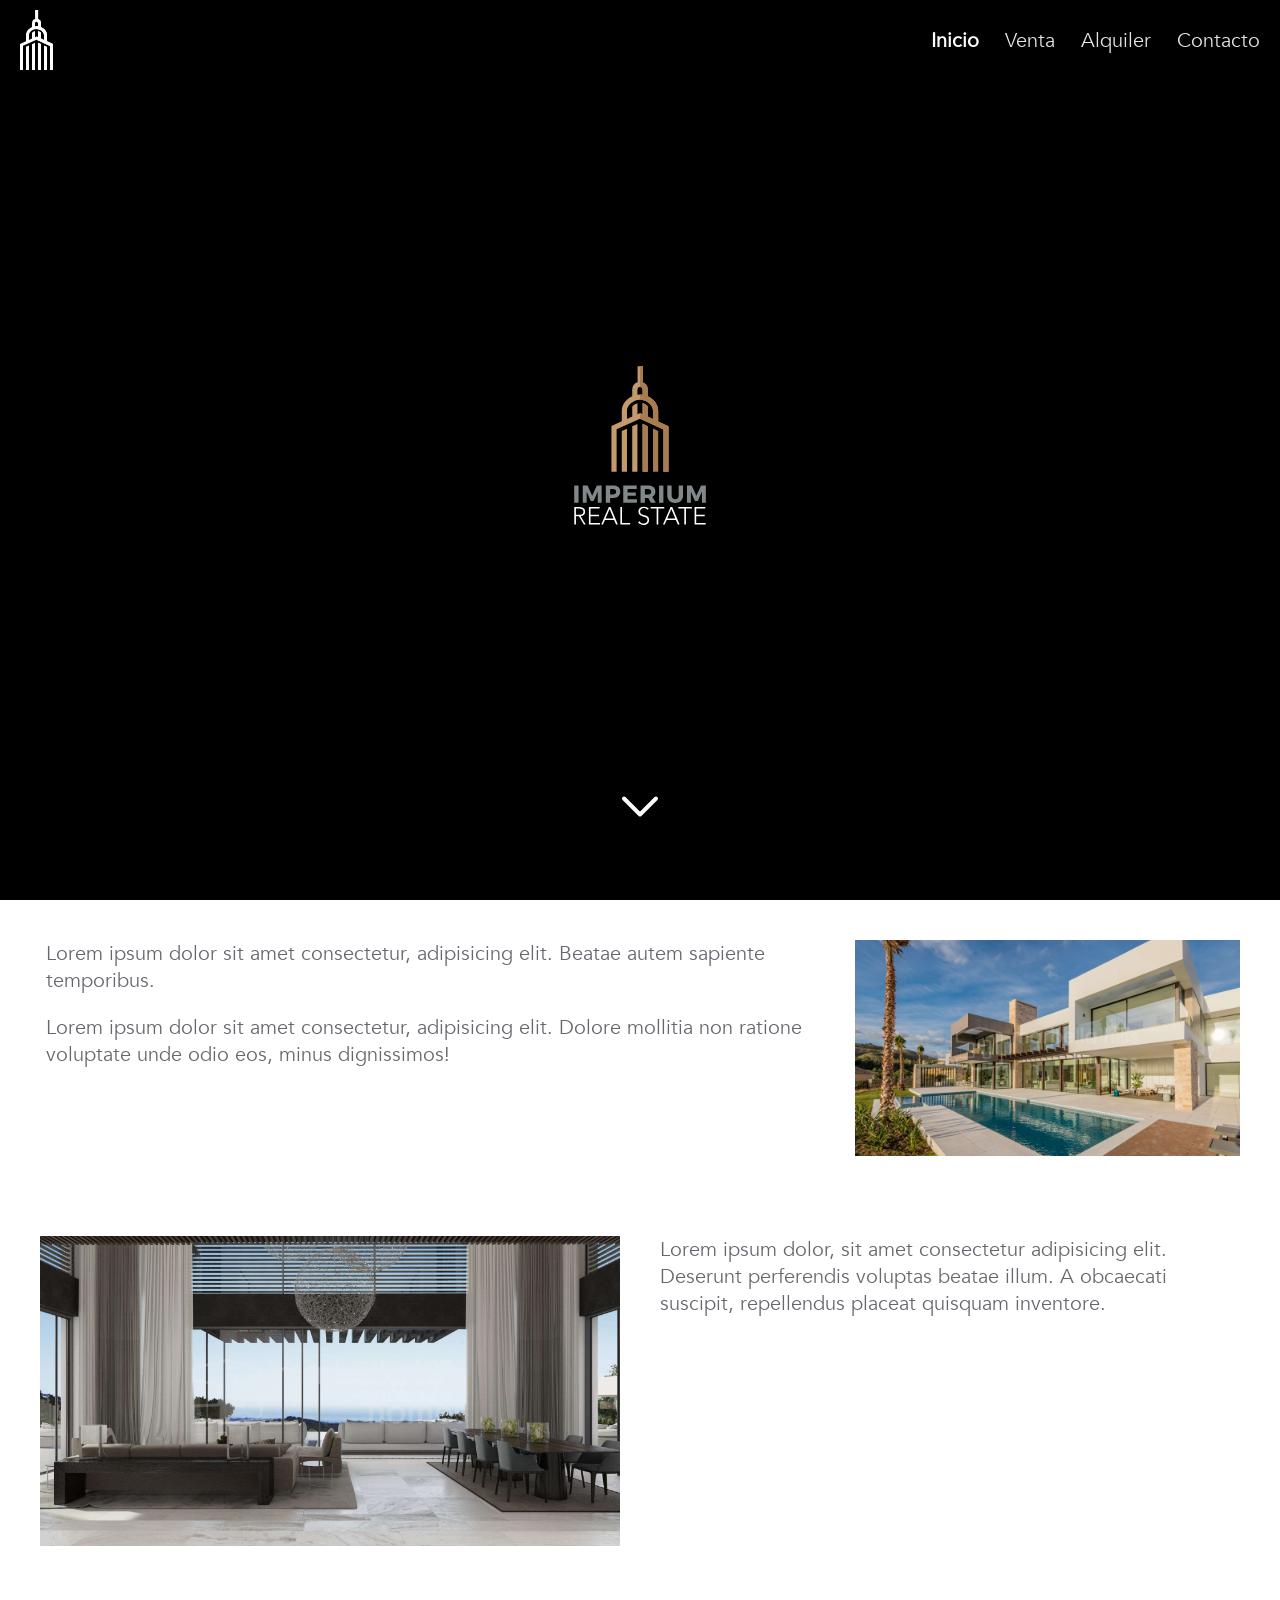
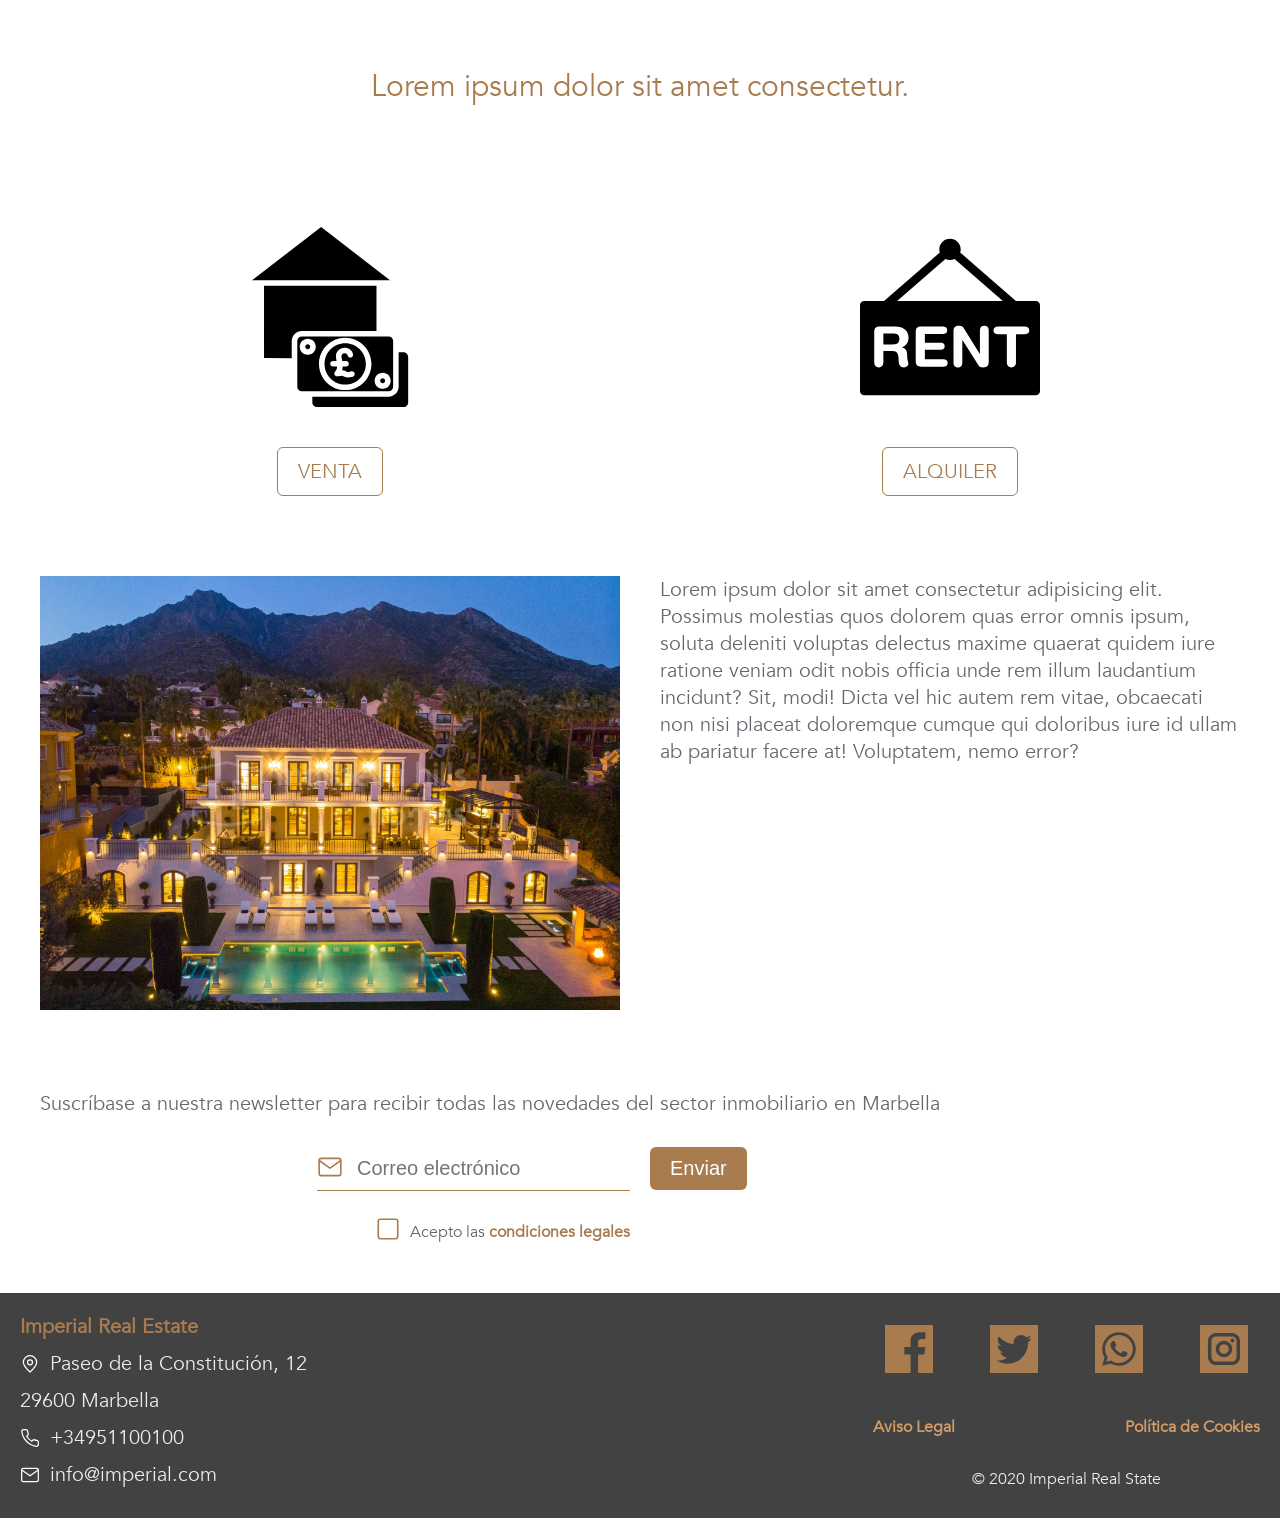
<file: index.html>
<!DOCTYPE html>
<html lang="es">
<head>
    <meta charset="UTF-8">
    <meta name="viewport" content="width=device-width, initial-scale=1.0">
    <title>Inicio</title>
    <link rel="stylesheet" href="css/styles.css">
    <script src="js/jquery-3.4.1.min.js"></script>
    <script src="js/main.js"></script>
</head>
<body>
    <header class="white">
        <img class="white" src="img/logo-white.svg">
        <img class="normal" src="img/logo.svg">
        <nav>
            <a class="activo" href="index.html">Inicio</a>
            <a href="venta.html">Venta</a>
            <a href="#">Alquiler</a>
            <a href="contacto.html">Contacto</a>
        </nav>
    </header>
    <div id="burger">
        <div class="barra arriba"></div>
        <div class="barra media"></div>
        <div class="barra abajo"></div>
    </div>
    <div class="menu">
        <nav>
            <a class="activo" href="index.html">Inicio</a>
            <hr>
            <a href="venta.html">Venta</a>
            <hr>
            <a href="#">Alquiler</a>
            <hr>
            <a href="contacto.html">Contacto</a>
        </nav>
        <p class="copyright">&copy; 2020 Imperial Real State </p>
    </div>
    <div class="hero">
        <div></div>
        <div></div>
        <div></div>
        <div class="hero-logo">
            <img src="img/logo-frame.svg">
        </div>
        <a class="hero-down" href="#primera">
            <img src="img/down.svg">
        </a>
    </div>
    <div class="fila primera">
        <span id="primera">&nbsp;</span>
        <div class="columna x2">
            <p>Lorem ipsum dolor sit amet consectetur, adipisicing elit. Beatae autem sapiente temporibus.</p>
            <p>Lorem ipsum dolor sit amet consectetur, adipisicing elit. Dolore mollitia non ratione voluptate unde odio eos, minus dignissimos!</p>
        </div>
        <div class="columna">
            <img class="responsive" src="img/thumb4.jpg">
        </div>
    </div>
    <div class="fila">
        <div class="columna">
            <img src="img/thumb5.jpg" class="responsive">
        </div>
        <div class="columna">
            <p>Lorem ipsum dolor, sit amet consectetur adipisicing elit. Deserunt perferendis voluptas beatae illum. A obcaecati suscipit, repellendus placeat quisquam inventore.</p>
        </div>
    </div>
    <div class="fila parallax">
        <div class="columna">
            Lorem ipsum dolor sit amet consectetur.
        </div>
    </div>
    <div class="fila">
        <div class="columna centrada">
            <div class="nav-box">
                <img src="img/comprar.svg">
                <a href="venta.html">VENTA</a>
            </div>
        </div>
        <div class="columna centrada">
            <div class="nav-box">
                <img src="img/alquilar.svg">
                <a href="alquiler.html">ALQUILER</a>
            </div>
        </div>
    </div>
    <div class="fila">
        <div class="columna">
            <img class="responsive" src="img/thumb2.jpg">
        </div>
        <div class="columna">
            <p>Lorem ipsum dolor sit amet consectetur adipisicing elit. Possimus molestias quos dolorem quas error omnis ipsum, soluta deleniti voluptas delectus maxime quaerat quidem iure ratione veniam odit nobis officia unde rem illum laudantium incidunt? Sit, modi! Dicta vel hic autem rem vitae, obcaecati non nisi placeat doloremque cumque qui doloribus iure id ullam ab pariatur facere at! Voluptatem, nemo error?</p>
        </div>
    </div>
    <div class="fila">
        <div class="columna">
            <p>
                Suscríbase a nuestra newsletter para recibir todas
                las novedades del sector inmobiliario en Marbella
            </p>
            <form>
                <div class="fila">
                    <div class="columna derecha">
                        <input type="email" placeholder="Correo electrónico">
                    </div>
                    <div class="columna izquierda">
                        <button type="submit">Enviar</button>
                    </div>
                </div>
                <div class="fila">
                    <div class="columna derecha">
                        <input type="checkbox" id="condiciones">
                        <label for="condiciones">
                            Acepto las 
                            <a href="contacto.html#legal">condiciones legales</a>
                        </label>
                    </div>
                    <div class="columna">

                    </div>
                </div>
            </form>
        </div>
    </div>
    <footer>
        <div class="columna">
            <p>Imperial Real Estate</p>
            <p class="centrador">
                <img class="m-r-small" src="img/map.svg">
                Paseo de la Constitución, 12
            </p>
            <p>29600 Marbella</p>
            <p class="centrador">
                <img class="m-r-small" src="img/phone.svg" alt="">
                +34951100100
            </p>
            <p class="centrador">
                <img class="m-r-small" src="img/mail.svg" alt="">
                info@imperial.com
            </p>
        </div>
        <div class="columna">
            <iframe src="https://www.google.com/maps/embed?pb=!1m18!1m12!1m3!1d1604.0327445850285!2d-4.992248454957925!3d36.48013429734221!2m3!1f0!2f0!3f0!3m2!1i1024!2i768!4f13.1!3m3!1m2!1s0xd732a3c30267927%3A0x33f2b5abc505d1ef!2sBoulevard%20de%20San%20Pedro%20de%20Alc%C3%A1ntara!5e0!3m2!1ses!2ses!4v1583846377776!5m2!1ses!2ses" 
                    width="100%" height="100%" frameborder="0" style="border:0;" allowfullscreen=""></iframe>
        </div>
        <div class="columna">
            <p class="justificados">
                <img src="img/facebook.svg">
                <img src="img/twitter.svg">
                <img src="img/whatsapp.svg">
                <img src="img/instagram.svg">
            </p>
            <p class="justificados">
                <a href="contacto.html#legal">Aviso Legal</a>
                <a href="contacto.html#cookies">Política de Cookies</a>
            </p>
            <p class="copyright">&copy; 2020 Imperial Real State </p>
        </div>
    </footer>
</body>
</html>
</file>
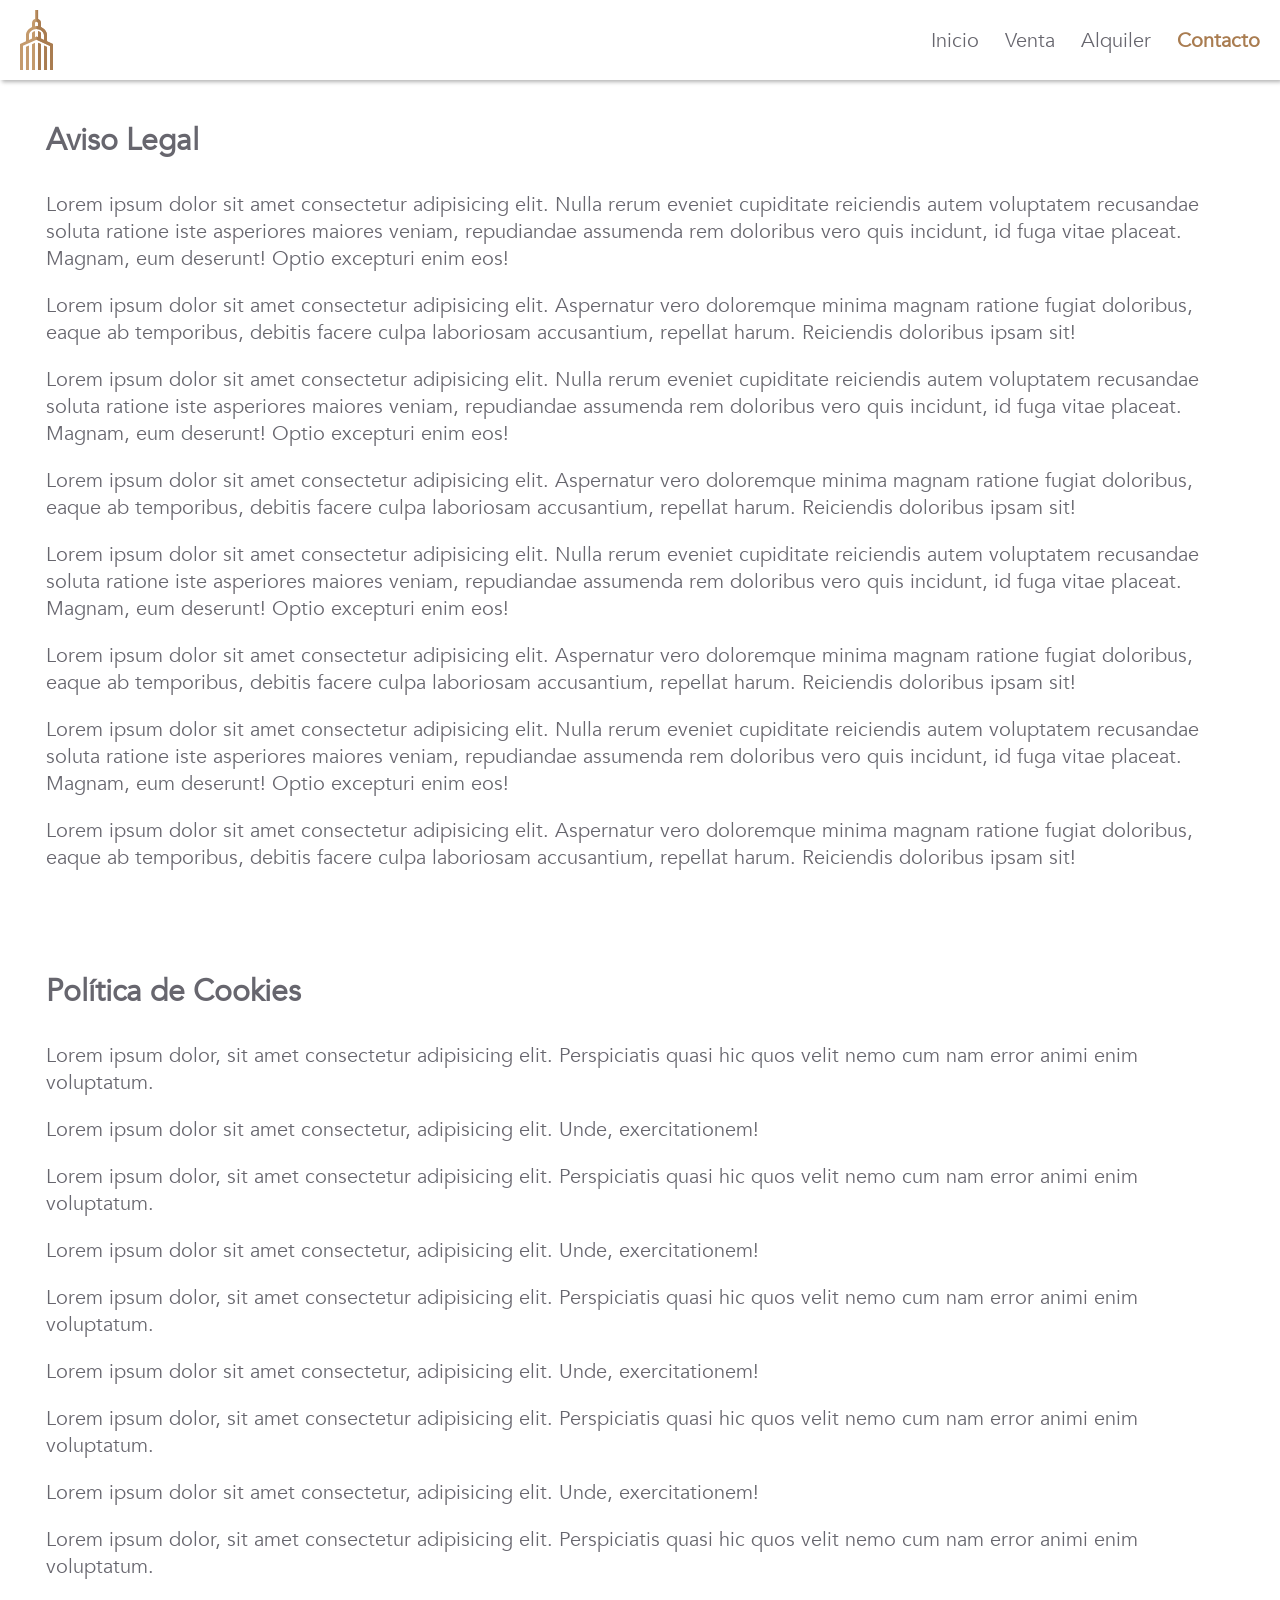
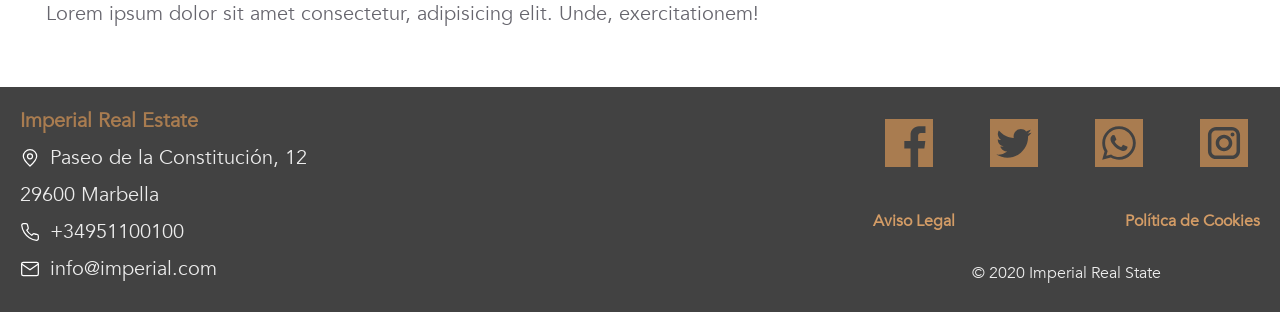
<file: contacto.html>
<!DOCTYPE html>
<html lang="es">
<head>
    <meta charset="UTF-8">
    <meta name="viewport" content="width=device-width, initial-scale=1.0">
    <title>Contacto</title>
    <link rel="stylesheet" href="css/styles.css">
    <script src="js/jquery-3.4.1.min.js"></script>
    <script src="js/main.js"></script>
</head>
<body>
    <header>
        <img src="img/logo.svg">
        <nav>
            <a href="index.html">Inicio</a>
            <a href="venta.html">Venta</a>
            <a href="#">Alquiler</a>
            <a class="activo" href="contacto.html">Contacto</a>
        </nav>
    </header>
    <div id="burger">
        <div class="barra arriba"></div>
        <div class="barra media"></div>
        <div class="barra abajo"></div>
    </div>
    <div class="menu">
        <nav>
            <a href="index.html">Inicio</a>
            <hr>
            <a href="venta.html">Venta</a>
            <hr>
            <a href="#">Alquiler</a>
            <hr>
            <a class="activo" href="contacto.html">Contacto</a>
        </nav>
        <p class="copyright">&copy; 2020 Imperial Real State </p>
    </div>
    <div class="fila primera-normal">
        <span id="legal">&nbsp;</span>
        <div class="columna">
            <h1>Aviso Legal</h1>
            <p>Lorem ipsum dolor sit amet consectetur adipisicing elit. Nulla rerum eveniet cupiditate reiciendis autem voluptatem recusandae soluta ratione iste asperiores maiores veniam, repudiandae assumenda rem doloribus vero quis incidunt, id fuga vitae placeat. Magnam, eum deserunt! Optio excepturi enim eos!</p>
            <p>Lorem ipsum dolor sit amet consectetur adipisicing elit. Aspernatur vero doloremque minima magnam ratione fugiat doloribus, eaque ab temporibus, debitis facere culpa laboriosam accusantium, repellat harum. Reiciendis doloribus ipsam sit!</p>
            <p>Lorem ipsum dolor sit amet consectetur adipisicing elit. Nulla rerum eveniet cupiditate reiciendis autem voluptatem recusandae soluta ratione iste asperiores maiores veniam, repudiandae assumenda rem doloribus vero quis incidunt, id fuga vitae placeat. Magnam, eum deserunt! Optio excepturi enim eos!</p>
            <p>Lorem ipsum dolor sit amet consectetur adipisicing elit. Aspernatur vero doloremque minima magnam ratione fugiat doloribus, eaque ab temporibus, debitis facere culpa laboriosam accusantium, repellat harum. Reiciendis doloribus ipsam sit!</p>
            <p>Lorem ipsum dolor sit amet consectetur adipisicing elit. Nulla rerum eveniet cupiditate reiciendis autem voluptatem recusandae soluta ratione iste asperiores maiores veniam, repudiandae assumenda rem doloribus vero quis incidunt, id fuga vitae placeat. Magnam, eum deserunt! Optio excepturi enim eos!</p>
            <p>Lorem ipsum dolor sit amet consectetur adipisicing elit. Aspernatur vero doloremque minima magnam ratione fugiat doloribus, eaque ab temporibus, debitis facere culpa laboriosam accusantium, repellat harum. Reiciendis doloribus ipsam sit!</p>
            <p>Lorem ipsum dolor sit amet consectetur adipisicing elit. Nulla rerum eveniet cupiditate reiciendis autem voluptatem recusandae soluta ratione iste asperiores maiores veniam, repudiandae assumenda rem doloribus vero quis incidunt, id fuga vitae placeat. Magnam, eum deserunt! Optio excepturi enim eos!</p>
            <p>Lorem ipsum dolor sit amet consectetur adipisicing elit. Aspernatur vero doloremque minima magnam ratione fugiat doloribus, eaque ab temporibus, debitis facere culpa laboriosam accusantium, repellat harum. Reiciendis doloribus ipsam sit!</p>
        </div>
    </div>
    <div class="fila">
        <span id="cookies">&nbsp;</span>
        <div class="columna">
            <h1>Política de Cookies</h1>
            <p>Lorem ipsum dolor, sit amet consectetur adipisicing elit. Perspiciatis quasi hic quos velit nemo cum nam error animi enim voluptatum.</p>
            <p>Lorem ipsum dolor sit amet consectetur, adipisicing elit. Unde, exercitationem!</p>
            <p>Lorem ipsum dolor, sit amet consectetur adipisicing elit. Perspiciatis quasi hic quos velit nemo cum nam error animi enim voluptatum.</p>
            <p>Lorem ipsum dolor sit amet consectetur, adipisicing elit. Unde, exercitationem!</p>
            <p>Lorem ipsum dolor, sit amet consectetur adipisicing elit. Perspiciatis quasi hic quos velit nemo cum nam error animi enim voluptatum.</p>
            <p>Lorem ipsum dolor sit amet consectetur, adipisicing elit. Unde, exercitationem!</p>
            <p>Lorem ipsum dolor, sit amet consectetur adipisicing elit. Perspiciatis quasi hic quos velit nemo cum nam error animi enim voluptatum.</p>
            <p>Lorem ipsum dolor sit amet consectetur, adipisicing elit. Unde, exercitationem!</p>
            <p>Lorem ipsum dolor, sit amet consectetur adipisicing elit. Perspiciatis quasi hic quos velit nemo cum nam error animi enim voluptatum.</p>
            <p>Lorem ipsum dolor sit amet consectetur, adipisicing elit. Unde, exercitationem!</p>
        </div>
    </div>
    <footer>
        <div class="columna">
            <p>Imperial Real Estate</p>
            <p class="centrador">
                <img class="m-r-small" src="img/map.svg">
                Paseo de la Constitución, 12
            </p>
            <p>29600 Marbella</p>
            <p class="centrador">
                <img class="m-r-small" src="img/phone.svg" alt="">
                +34951100100
            </p>
            <p class="centrador">
                <img class="m-r-small" src="img/mail.svg" alt="">
                info@imperial.com
            </p>
        </div>
        <div class="columna">
            <iframe src="https://www.google.com/maps/embed?pb=!1m18!1m12!1m3!1d1604.0327445850285!2d-4.992248454957925!3d36.48013429734221!2m3!1f0!2f0!3f0!3m2!1i1024!2i768!4f13.1!3m3!1m2!1s0xd732a3c30267927%3A0x33f2b5abc505d1ef!2sBoulevard%20de%20San%20Pedro%20de%20Alc%C3%A1ntara!5e0!3m2!1ses!2ses!4v1583846377776!5m2!1ses!2ses" 
                    width="100%" height="100%" frameborder="0" style="border:0;" allowfullscreen=""></iframe>
        </div>
        <div class="columna">
            <p class="justificados">
                <img src="img/facebook.svg">
                <img src="img/twitter.svg">
                <img src="img/whatsapp.svg">
                <img src="img/instagram.svg">
            </p>
            <p class="justificados">
                <a href="contacto.html#legal">Aviso Legal</a>
                <a href="contacto.html#cookies">Política de Cookies</a>
            </p>
            <p class="copyright">&copy; 2020 Imperial Real State </p>
        </div>
    </footer>
</body>
</html>
</file>
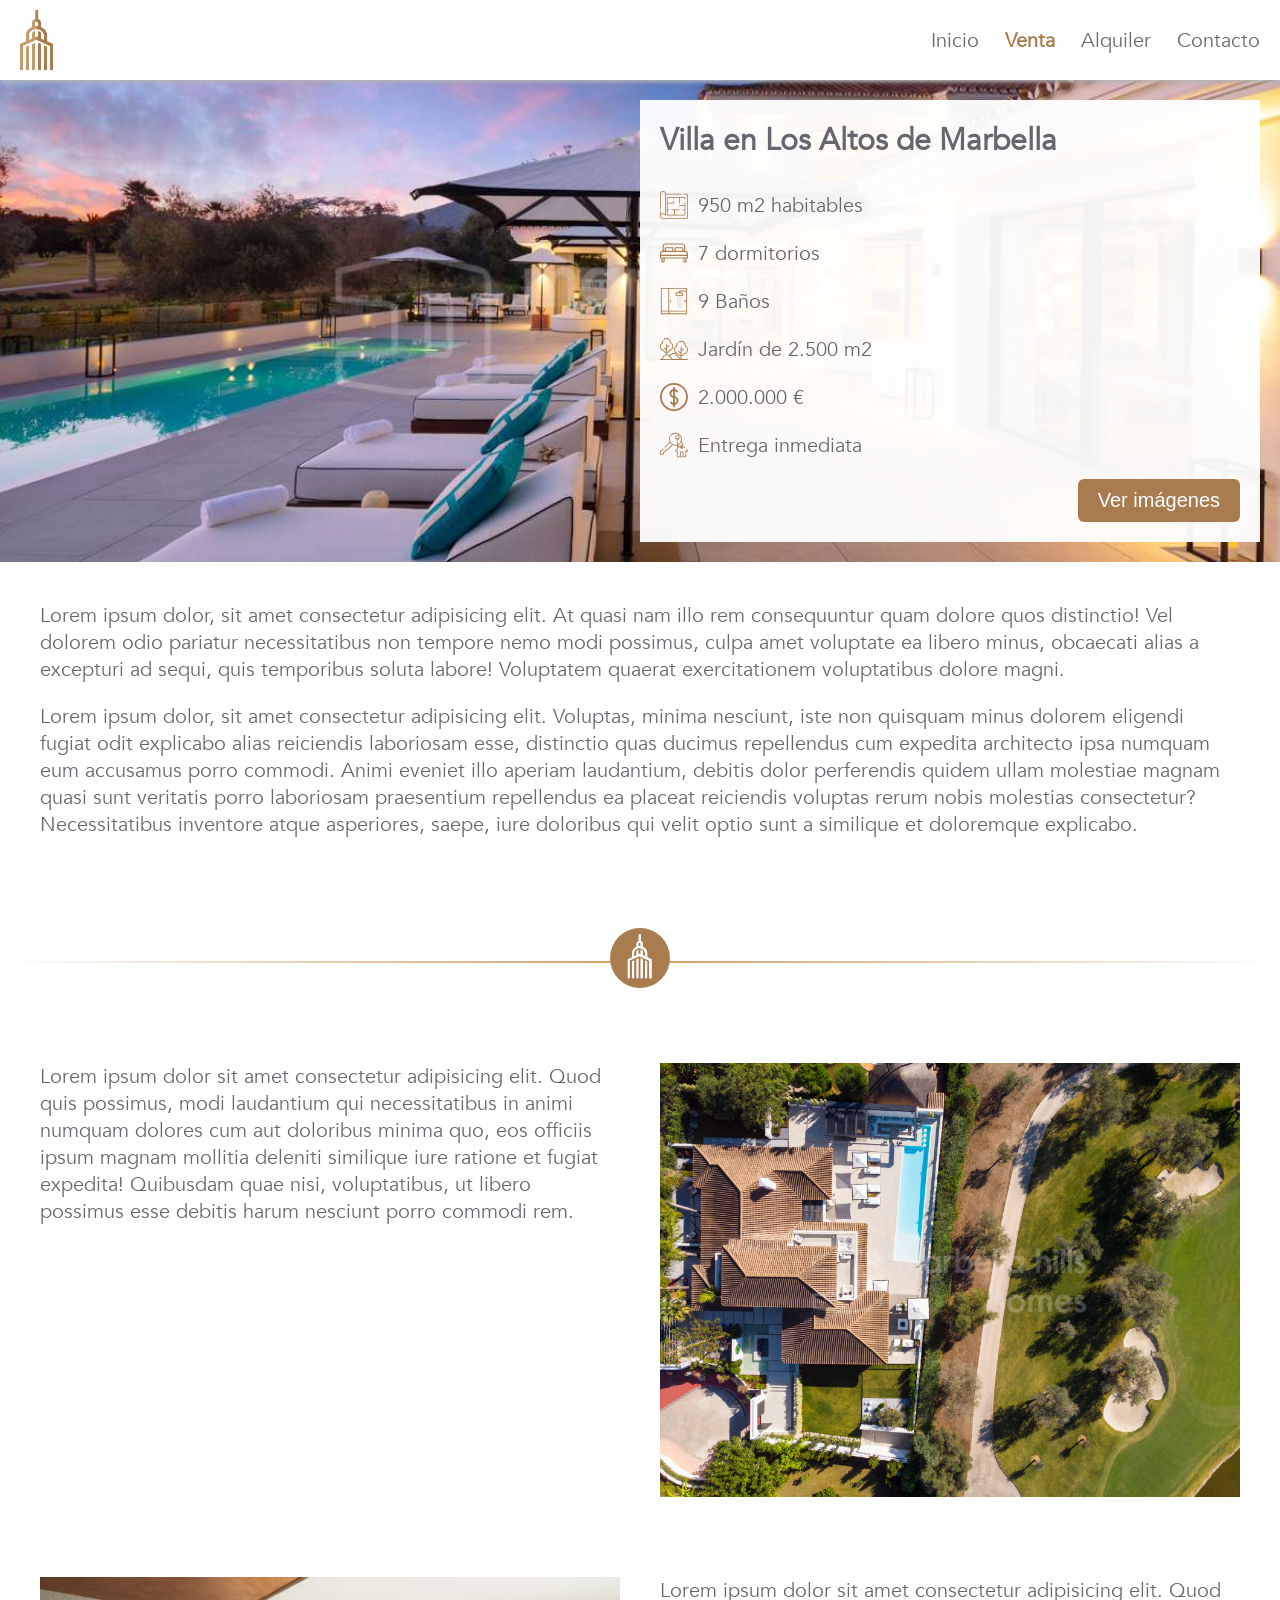
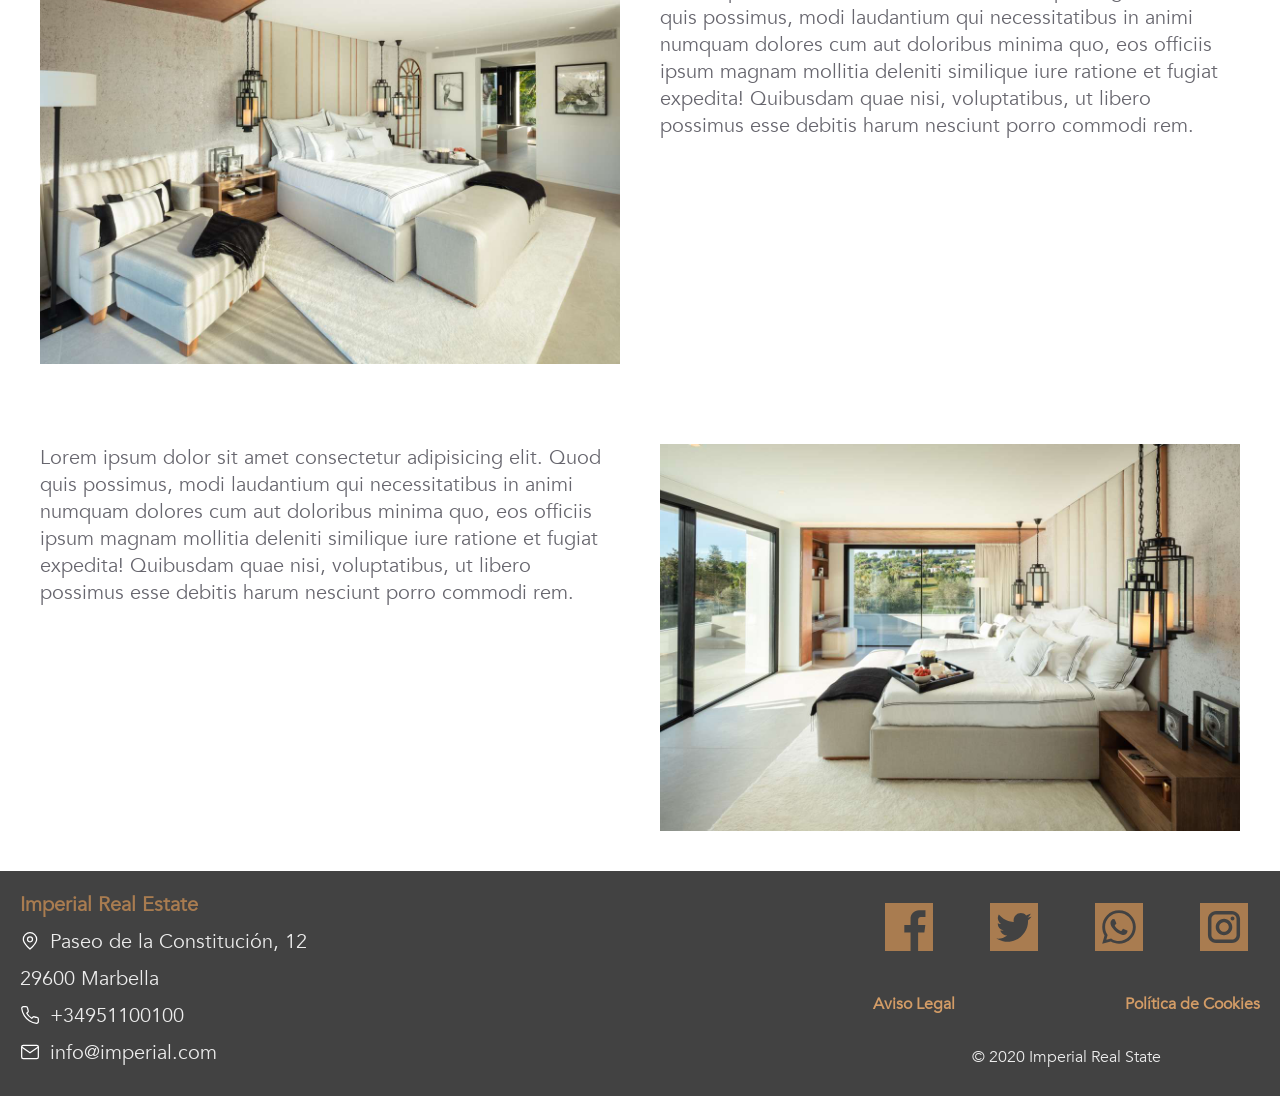
<file: propiedad1.html>
<!DOCTYPE html>
<html lang="es">
<head>
    <meta charset="UTF-8">
    <meta name="viewport" content="width=device-width, initial-scale=1.0">
    <title>Venta</title>
    <link rel="stylesheet" href="css/styles.css">
    <script src="js/jquery-3.4.1.min.js"></script>
    <script src="js/main.js"></script>
</head>
<body onresize="setSizes()">
    <header>
        <img src="img/logo.svg">
        <nav>
            <a href="index.html">Inicio</a>
            <a class="activo" href="venta.html">Venta</a>
            <a href="#">Alquiler</a>
            <a href="contacto.html">Contacto</a>
        </nav>
    </header>
    <div id="burger">
        <div class="barra arriba"></div>
        <div class="barra media"></div>
        <div class="barra abajo"></div>
    </div>
    <div class="menu">
        <nav>
            <a href="index.html">Inicio</a>
            <hr>
            <a class="activo" href="venta.html">Venta</a>
            <hr>
            <a href="#">Alquiler</a>
            <hr>
            <a href="contacto.html">Contacto</a>
        </nav>
        <p class="copyright">&copy; 2020 Imperial Real State </p>
    </div>
    <div class="fila primera-normal propiedad1">
        <div class="columna"></div>
        <div class="columna ficha">
            <h1>Villa en Los Altos de Marbella</h1>
            <p>
                <img class="m-r-small" src="img/blueprint.svg">
                950 m2 habitables
            </p>
            <p>
                <img class="m-r-small" src="img/bed.svg">
                7 dormitorios
            </p>
            <p>
                <img class="m-r-small" src="img/bath.svg">
                9 Baños
            </p>
            <p>
                <img class="m-r-small" src="img/tree.svg">
                Jardín de 2.500 m2
            </p>
            <p>
                <img class="m-r-small" src="img/money.svg">
                2.000.000 €
            </p>
            <p>
                <img class="m-r-small" src="img/contract.svg">
                Entrega inmediata
            </p>
            <button onclick="openModal()">Ver imágenes</button>
        </div>
    </div>
    <div class="fila">
        <div class="columna">
            <p>Lorem ipsum dolor, sit amet consectetur adipisicing elit. At quasi nam illo rem consequuntur quam dolore quos distinctio! Vel dolorem odio pariatur necessitatibus non tempore nemo modi possimus, culpa amet voluptate ea libero minus, obcaecati alias a excepturi ad sequi, quis temporibus soluta labore! Voluptatem quaerat exercitationem voluptatibus dolore magni.</p>
            <p>Lorem ipsum dolor, sit amet consectetur adipisicing elit. Voluptas, minima nesciunt, iste non quisquam minus dolorem eligendi fugiat odit explicabo alias reiciendis laboriosam esse, distinctio quas ducimus repellendus cum expedita architecto ipsa numquam eum accusamus porro commodi. Animi eveniet illo aperiam laudantium, debitis dolor perferendis quidem ullam molestiae magnam quasi sunt veritatis porro laboriosam praesentium repellendus ea placeat reiciendis voluptas rerum nobis molestias consectetur? Necessitatibus inventore atque asperiores, saepe, iure doloribus qui velit optio sunt a similique et doloremque explicabo.</p>
        </div>
    </div>
    <hr class="logo-hr">
    <div class="fila">
        <div class="columna">
            <p>Lorem ipsum dolor sit amet consectetur adipisicing elit. Quod quis possimus, modi laudantium qui necessitatibus in animi numquam dolores cum aut doloribus minima quo, eos officiis ipsum magnam mollitia deleniti similique iure ratione et fugiat expedita! Quibusdam quae nisi, voluptatibus, ut libero possimus esse debitis harum nesciunt porro commodi rem.</p>
        </div>
        <div class="columna">
            <img src="img/property2.jpg" class="responsive">
        </div>
    </div>
    <div class="fila">
        <div class="columna">
            <img src="img/property3.jpg" class="responsive">
        </div>
        <div class="columna">
            <p>Lorem ipsum dolor sit amet consectetur adipisicing elit. Quod quis possimus, modi laudantium qui necessitatibus in animi numquam dolores cum aut doloribus minima quo, eos officiis ipsum magnam mollitia deleniti similique iure ratione et fugiat expedita! Quibusdam quae nisi, voluptatibus, ut libero possimus esse debitis harum nesciunt porro commodi rem.</p>
        </div>
    </div>
    <div class="fila">
        <div class="columna">
            <p>Lorem ipsum dolor sit amet consectetur adipisicing elit. Quod quis possimus, modi laudantium qui necessitatibus in animi numquam dolores cum aut doloribus minima quo, eos officiis ipsum magnam mollitia deleniti similique iure ratione et fugiat expedita! Quibusdam quae nisi, voluptatibus, ut libero possimus esse debitis harum nesciunt porro commodi rem.</p>
        </div>
        <div class="columna">
            <img src="img/property4.jpg" class="responsive">
        </div>
    </div>
    <div class="overlay"></div>
    <div class="carousel">
        <div class="slide">
            <img src="img/property1.jpg" alt="">
        </div>
        <div class="slide">
            <img src="img/property2.jpg" alt="">
        </div>
        <div class="slide">
            <img src="img/property3.jpg" alt="">
        </div>
        <div class="slide">
            <img src="img/property4.jpg" alt="">
        </div>
        <div class="slide">
            <img src="img/property5.jpg" alt="">
        </div>
        <div class="slide">
            <img src="img/property6.jpg" alt="">
        </div>
        <div class="slide">
            <img src="img/property8.jpg" alt="">
        </div>
        <div class="slide">
            <img src="img/property9.jpg" alt="">
        </div>
        <div class="slide">
            <img src="img/property10.jpg" alt="">
        </div>
        <div class="x-modal" onclick="closeModal()">
            <img src="img/x.svg" alt="">
        </div>
        <div class="left-arrow" onclick="prevSlide()">
            <img src="img/left.svg" alt="">
        </div>
        <div class="right-arrow" onclick="nextSlide()">
            <img src="img/right.svg" alt="">
        </div>
    </div>
    <footer>
        <div class="columna">
            <p>Imperial Real Estate</p>
            <p class="centrador">
                <img class="m-r-small" src="img/map.svg">
                Paseo de la Constitución, 12
            </p>
            <p>29600 Marbella</p>
            <p class="centrador">
                <img class="m-r-small" src="img/phone.svg" alt="">
                +34951100100
            </p>
            <p class="centrador">
                <img class="m-r-small" src="img/mail.svg" alt="">
                info@imperial.com
            </p>
        </div>
        <div class="columna">
            <iframe src="https://www.google.com/maps/embed?pb=!1m18!1m12!1m3!1d1604.0327445850285!2d-4.992248454957925!3d36.48013429734221!2m3!1f0!2f0!3f0!3m2!1i1024!2i768!4f13.1!3m3!1m2!1s0xd732a3c30267927%3A0x33f2b5abc505d1ef!2sBoulevard%20de%20San%20Pedro%20de%20Alc%C3%A1ntara!5e0!3m2!1ses!2ses!4v1583846377776!5m2!1ses!2ses" 
                    width="100%" height="100%" frameborder="0" style="border:0;" allowfullscreen=""></iframe>
        </div>
        <div class="columna">
            <p class="justificados">
                <img src="img/facebook.svg">
                <img src="img/twitter.svg">
                <img src="img/whatsapp.svg">
                <img src="img/instagram.svg">
            </p>
            <p class="justificados">
                <a href="contacto.html#legal">Aviso Legal</a>
                <a href="contacto.html#cookies">Política de Cookies</a>
            </p>
            <p class="copyright">&copy; 2020 Imperial Real State </p>
        </div>
    </footer>
    <script src="js/carousel.js"></script>
</body>
</html>
</file>
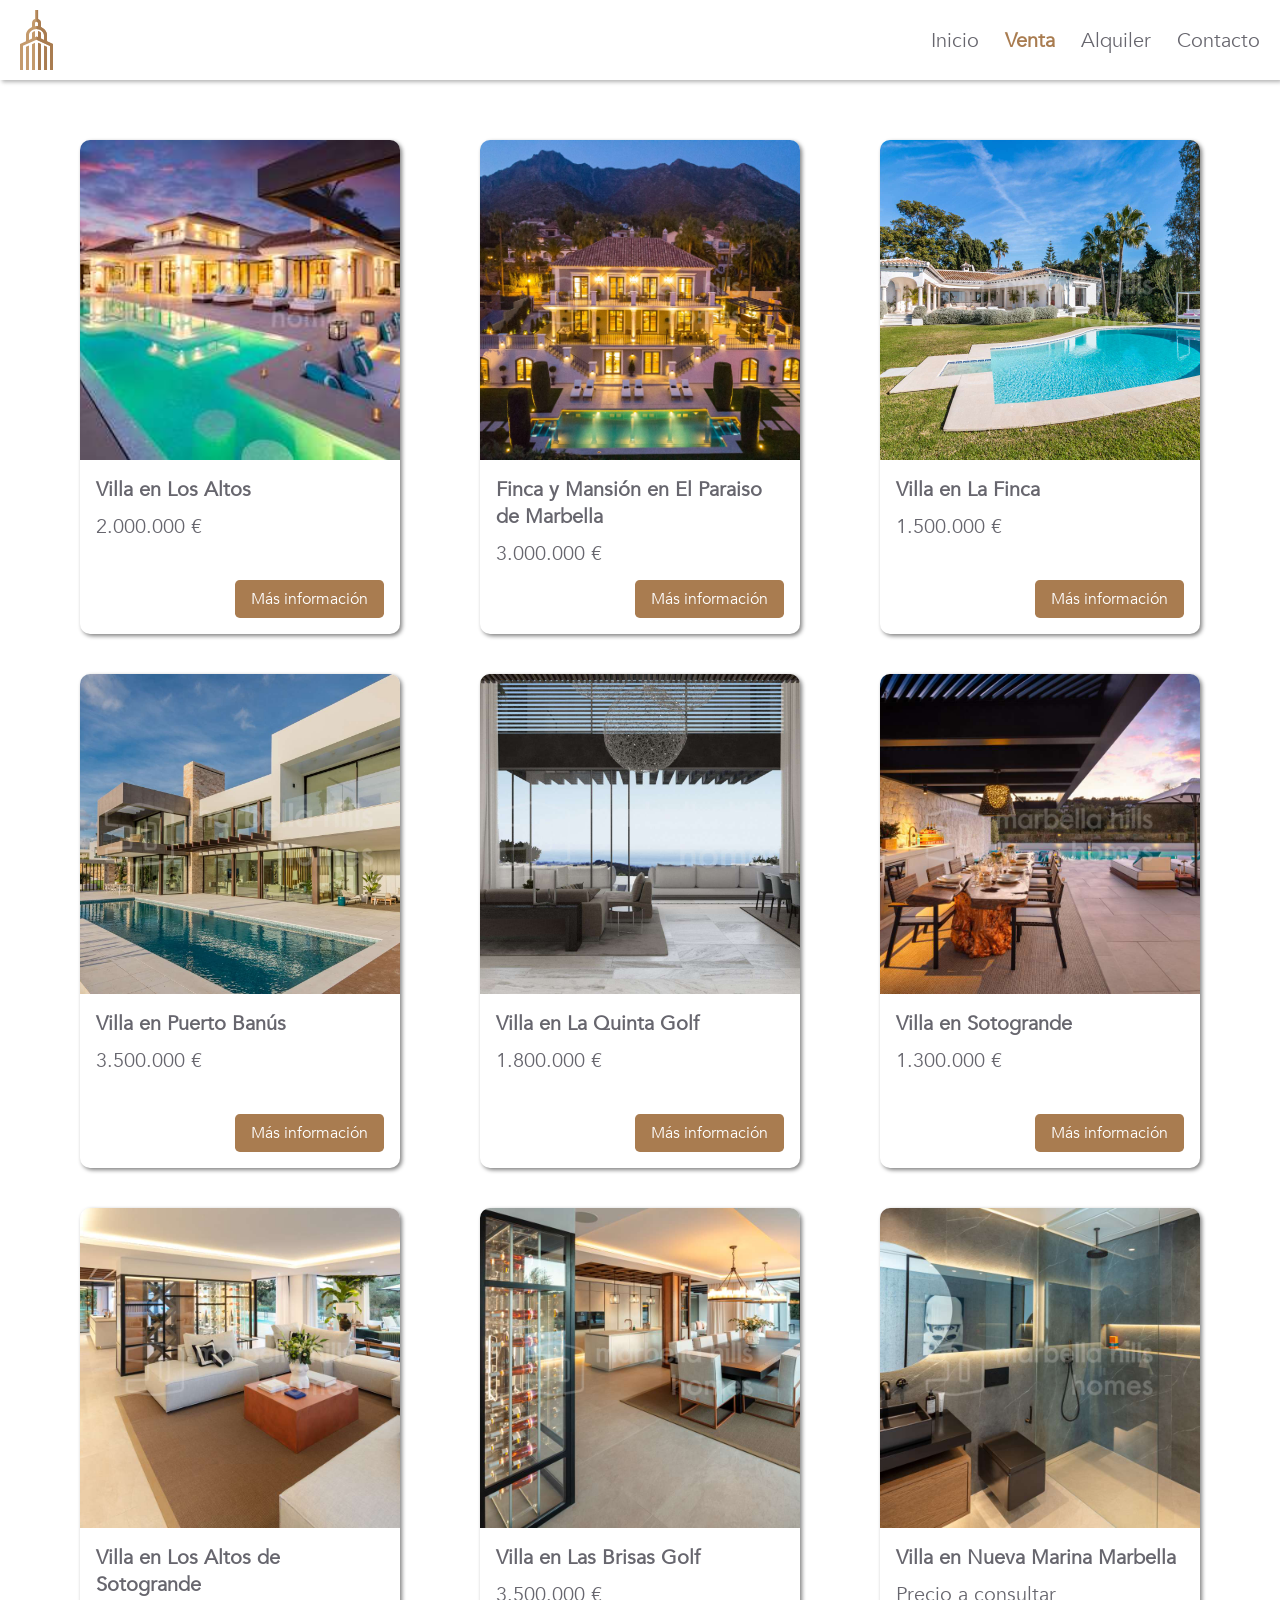
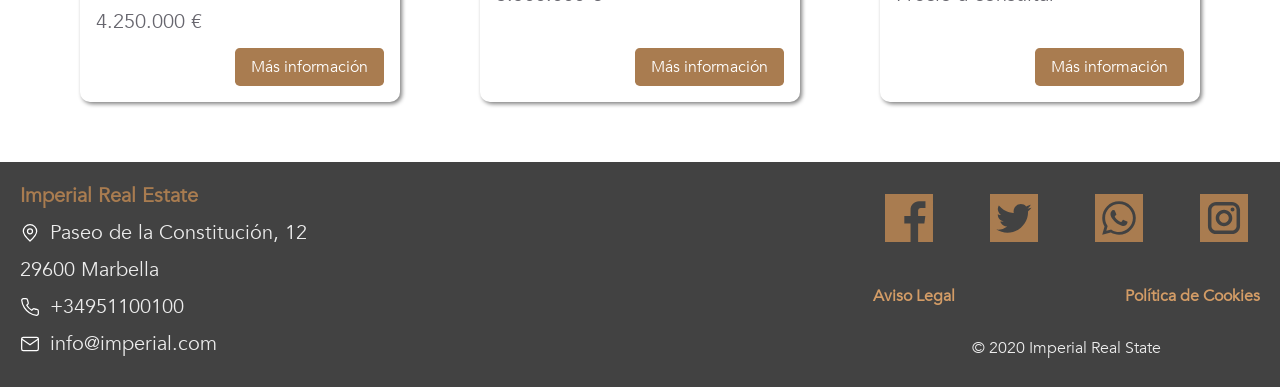
<file: venta.html>
<!DOCTYPE html>
<html lang="es">
<head>
    <meta charset="UTF-8">
    <meta name="viewport" content="width=device-width, initial-scale=1.0">
    <title>Venta</title>
    <link rel="stylesheet" href="css/styles.css">
    <script src="js/jquery-3.4.1.min.js"></script>
    <script src="js/main.js"></script>
</head>
<body>
    <header>
        <img src="img/logo.svg">
        <nav>
            <a href="index.html">Inicio</a>
            <a class="activo" href="venta.html">Venta</a>
            <a href="#">Alquiler</a>
            <a href="contacto.html">Contacto</a>
        </nav>
    </header>
    <div id="burger">
        <div class="barra arriba"></div>
        <div class="barra media"></div>
        <div class="barra abajo"></div>
    </div>
    <div class="menu">
        <nav>
            <a href="index.html">Inicio</a>
            <hr>
            <a class="activo" href="venta.html">Venta</a>
            <hr>
            <a href="#">Alquiler</a>
            <hr>
            <a href="contacto.html">Contacto</a>
        </nav>
        <p class="copyright">&copy; 2020 Imperial Real State </p>
    </div>
    <div class="fila primera-normal">
        <div class="columna rejilla">
            <div class="card">
                <img src="img/thumb1.jpeg">
                <div class="footer-card">
                    <div>
                        <p>Villa en Los Altos</p>
                        <p>2.000.000 €</p>
                    </div>
                    <a href="propiedad1.html">Más información</a>
                </div>
            </div>
            <div class="card">
                <img src="img/thumb2.jpg">
                <div class="footer-card">
                    <div>
                        <p>Finca y Mansión en El Paraiso de Marbella</p>
                        <p>3.000.000 €</p>
                    </div>
                    <a href="#">Más información</a>
                </div>
            </div>
            <div class="card">
                <img src="img/thumb3.jpg">
                <div class="footer-card">
                    <div>
                        <p>Villa en La Finca</p>
                        <p>1.500.000 €</p>
                    </div>
                    <a href="#">Más información</a>
                </div>
            </div>
            <div class="card">
                <img src="img/thumb4.jpg">
                <div class="footer-card">
                    <div>
                        <p>Villa en Puerto Banús</p>
                        <p>3.500.000 €</p>
                    </div>
                    <a href="#">Más información</a>
                </div>
            </div>
            <div class="card">
                <img src="img/thumb5.jpg">
                <div class="footer-card">
                    <div>
                        <p>Villa en La Quinta Golf</p>
                        <p>1.800.000 €</p>
                    </div>
                    <a href="#">Más información</a>
                </div>
            </div>
            <div class="card">
                <img src="img/property6.jpg">
                <div class="footer-card">
                    <div>
                        <p>Villa en Sotogrande</p>
                        <p>1.300.000 €</p>
                    </div>
                    <a href="#">Más información</a>
                </div>
            </div>
            <div class="card">
                <img src="img/property8.jpg">
                <div class="footer-card">
                    <div>
                        <p>Villa en Los Altos de Sotogrande</p>
                        <p>4.250.000 €</p>
                    </div>
                    <a href="#">Más información</a>
                </div>
            </div>
            <div class="card">
                <img src="img/property9.jpg">
                <div class="footer-card">
                    <div>
                        <p>Villa en Las Brisas Golf</p>
                        <p>3.500.000 €</p>
                    </div>
                    <a href="#">Más información</a>
                </div>
            </div>
            <div class="card">
                <img src="img/property10.jpg">
                <div class="footer-card">
                    <div>
                        <p>Villa en Nueva Marina Marbella</p>
                        <p>Precio a consultar</p>
                    </div>
                    <a href="#">Más información</a>
                </div>
            </div>
        </div>
    </div>
    <footer>
        <div class="columna">
            <p>Imperial Real Estate</p>
            <p class="centrador">
                <img class="m-r-small" src="img/map.svg">
                Paseo de la Constitución, 12
            </p>
            <p>29600 Marbella</p>
            <p class="centrador">
                <img class="m-r-small" src="img/phone.svg" alt="">
                +34951100100
            </p>
            <p class="centrador">
                <img class="m-r-small" src="img/mail.svg" alt="">
                info@imperial.com
            </p>
        </div>
        <div class="columna">
            <iframe src="https://www.google.com/maps/embed?pb=!1m18!1m12!1m3!1d1604.0327445850285!2d-4.992248454957925!3d36.48013429734221!2m3!1f0!2f0!3f0!3m2!1i1024!2i768!4f13.1!3m3!1m2!1s0xd732a3c30267927%3A0x33f2b5abc505d1ef!2sBoulevard%20de%20San%20Pedro%20de%20Alc%C3%A1ntara!5e0!3m2!1ses!2ses!4v1583846377776!5m2!1ses!2ses" 
                    width="100%" height="100%" frameborder="0" style="border:0;" allowfullscreen=""></iframe>
        </div>
        <div class="columna">
            <p class="justificados">
                <img src="img/facebook.svg">
                <img src="img/twitter.svg">
                <img src="img/whatsapp.svg">
                <img src="img/instagram.svg">
            </p>
            <p class="justificados">
                <a href="contacto.html#legal">Aviso Legal</a>
                <a href="contacto.html#cookies">Política de Cookies</a>
            </p>
            <p class="copyright">&copy; 2020 Imperial Real State </p>
        </div>
    </footer>
</body>
</html>
</file>
<file: css/styles.css>
/* Fuentes */

@font-face {
    font-family: "Avenir";
    src: url('../fonts/Avenir-Book.ttf')
}

/* Reseteo */

* {
    margin: 0;
    padding: 0;
    box-sizing: border-box;
}

a {
    text-decoration: none;
    cursor: pointer;
    color: inherit;
}

/* Generales */

html {
    font-size: 20px;
}

@media (max-width: 440px) {
    html {
        font-size: 18px;
    }
}

body {
    font-family: "Avenir", sans-serif;
    color: #67666e;
}

h1 {
    font-size: 1.5rem;
    padding-bottom: 1em;
}

p {
    padding-bottom: 1em;
}

p.centrador {
    display: flex;
    align-items: center;
}

p.copyright {
    color: rgba(255, 255, 255, 0.9);
    text-align: center;
    font-size: 0.8rem;
}

a {
    color: #a97c50;
    font-weight: bold;
}

img.responsive {
    max-width: 100%;
}

.logo-hr {
    height: 125px;
    width: 100%;
    border: none;
    position: relative;
}

.logo-hr:before {
    content: '';
    background: linear-gradient(to right, transparent, #d39c66, transparent);
    height: 2px;
    width: 100%;
    position: absolute;
    top: 50%;
    left: 0;
}

.logo-hr:after {
    content: url('../img/logo-round.svg');
    position: absolute;
    top: 30px;
    left: 50%;
    width: 60px;
    height: 60px;
    transform: translateX(-50%);
}

/* Hero */

@keyframes heroAnimation {
    0% {
        opacity: 0;
        animation-timing-function: ease-in;
    }
    12% {
        opacity: 1;
    }
    25% {
        transform: scale(1.2);
    } 
    75% {
        opacity: 0;
        transform: scale(1.1);
    }
    100% {
        opacity: 0;
    }
}

.hero {
    width: 100%;
    height: 100vh;
    background-color: black;
    position: absolute;
    top: 0;
    left: 0;
    overflow: hidden;
}

.hero div {
    width: 100%;
    height: 100%;
    position: absolute;
    top: 0;
    left: 0;
    opacity: 0;
    background-size: cover;
    background-position: center;
    background-repeat: no-repeat;
    animation: heroAnimation 18s infinite;
}

.hero div:nth-child(1) {
    background-image: url('../img/front1.jpg');
}

.hero div:nth-child(2) {
    background-image: url('../img/front2.jpg');
    animation-delay: 6s;
}

.hero div:nth-child(3) {
    background-image: url('../img/front3.jpg');
    animation-delay: 12s;
}

.hero .hero-logo {    
    position: absolute;
    top: 50%;
    left: 50%;
    transform: translate(-50%, -50%);
    animation: none;
    opacity: 1;
    width: 30%;
    height: auto;
}

.hero .hero-down {
    position: absolute;
    top: 90%;
    left: 50%;
    transform: translate(-50%, -50%);
    animation: none;
    opacity: 1;
    width: 5%;
    height: auto;
}

@keyframes intermitente {
    0% {opacity: 1}
    50% {opacity: 0.2}
    100% {opacity: 1}
}

.hero .hero-down img {
    width: 100%;
    height: auto;
    animation: intermitente infinite 2.5s;
}

@media (max-width: 920px) {
    .hero .hero-logo {
        width: 40%;
    }

    .hero .hero-down {
        width: 10%;
    }
}

@media (max-width: 720px) {
    .hero .hero-logo {
        width: 60%;
    }

    .hero .hero-down {
        width: 15%;
    }
}

@media (max-width: 440px) {
    .hero .hero-logo {
        width: 80%;
    }

    .hero .hero-down {
        width: 20%;
    }
}

/* Header */

header {
    background-color: white;
    box-shadow: 1.5px 1.5px 4px rgb(179, 179, 179);
    height: 80px;
    width: 100%;
    display: flex;
    justify-content: space-between;
    align-items: center;
    padding: 0 1em;
    position: fixed;
    top: 0;
    left: 0;
    z-index: 1;
    transition: all 500ms ease-in-out;
}

header.white {
    background-color: transparent;
    box-shadow: none;
}

header img.white {
    display: none;
}

header img.normal {
    display: block;
}

header.white img.white {
    display: block;
}

header.white img.normal {
    display: none;
}

header img {
    height: 60px;
    width: auto;
}

header nav a {
    color: #67666e;
    font-weight: normal;
    margin-left: 1em;
    transition: 300ms ease-in-out;
}

header.white nav a {
    color: rgba(255, 255, 255, 0.9);
}

header nav a.activo,
header nav a:hover {
    color: #a97c50;
    font-weight: bold;
}

header.white nav a.activo,
header.white nav a:hover {
    color: white;
}

/* Burger */

#burger {
    position: fixed;
    top: 24px;
    left: 16px;
    z-index: 3;
    cursor: pointer;
    display: none;
}

.barra {
    width: 30px;
    height: 2px;
    margin: 6px;
    background-color: #a97c50;
    transition: all 700ms ease-in-out;
}

#burger.abierto .barra {
    background-color: white;
}

#burger.abierto .barra.arriba {
    transform: translateY(8px) rotateZ(45deg);
}

#burger.abierto .barra.media {
    width: 0;
}

#burger.abierto .barra.abajo {
    transform: translateY(-8px) rotateZ(-45deg);
}

@media (max-width: 620px) {

    header {
        justify-content: flex-end;
    }

    header nav {
        display: none;
    }

    #burger {
        display: block;
    }
}

/* Menú */

.menu {
    width: 360px;
    height: 100vh;
    background-color: #424242;
    position: fixed;
    top: 0;
    left: -360px;
    z-index: 2;
    display: flex;
    flex-direction: column;
    justify-content: space-between;
    transition: 700ms all ease-in-out;
}

.menu.abierto {
    left: 0;
}

.menu nav {
    margin-top: 80px;
    padding: 1em;
    display: flex;
    flex-direction: column;
}

.menu nav a {
    padding: 0.6em 0;
    color: rgba(255, 255, 255, 0.9);
    transform: translateX(-360px);
}

.menu nav a.activo,
.menu nav a:hover {
    color: white;
    font-weight: bold;
}

.menu nav hr {
    background-color: rgba(255, 255, 255, 0.9);
    height: 0.5px;
    width: 50%;
    transform: translateX(-360px);
}

.menu nav a:nth-child(1) {
    transition: transform 700ms ease-in-out;
}

.menu nav hr:nth-child(2) {
    transition: transform 850ms ease-in-out;
}

.menu nav a:nth-child(3) {
    transition: transform 1000ms ease-in-out;
}

.menu nav hr:nth-child(4) {
    transition: transform 1150ms ease-in-out;
}

.menu nav a:nth-child(5) {
    transition: transform 1300ms ease-in-out;
}

.menu nav hr:nth-child(6) {
    transition: transform 1450ms ease-in-out;
}

.menu nav a:nth-child(7) {
    transition: transform 1600ms ease-in-out;
}

.menu nav a.abierto,
.menu nav hr.abierto {
    transform: translateX(0);
}



/* Layout */

.fila {
    display: flex;
    width: 100%;
    padding: 1rem;
}

.primera {
    margin-top: 100vh;
}

.primera-normal {
    margin-top: 80px;
}

#primera,
#legal,
#cookies {
    display: block;
    margin-top: -80px;
    padding-bottom: 80px;
}

.fila.parallax {
    background-image: url('../img/property5.jpg');
    background-size: cover;
    background-position: center;
    background-repeat: no-repeat;
    background-attachment: fixed;
    padding: 2rem;
}

.fila.propiedad1 {
    background-image: url('../img/property5.jpg');
    background-size: cover;
    background-position: center;
    background-repeat: no-repeat;
}

.columna {
    display: flex;
    flex-direction: column;
    flex-basis: 100%;
    flex: 1;
    padding: 1rem;
}

.columna.izquierda {
    align-items: flex-start;
}

.columna.derecha {
    align-items: flex-end;
}

.columna.centrada {
    align-items: center;
}

.columna.rejilla {
    flex-direction: row;
    justify-content: space-around;
    flex-wrap: wrap;
}

.columna.x2 {
    flex: 2;
}

.columna.x3 {
    flex: 3;
}

.fila.parallax .columna {
    font-size: 1.5rem;
    text-align: center;
    color: #a97c50;
    background-color: rgba(255, 255, 255, 0.85);
    padding: 2rem;
}

.fila.propiedad1 .ficha {
    background-color: rgba(255, 255, 255, 0.95);
}

.fila.propiedad1 .ficha p {
    display: flex;
    align-items: center;
}

.fila.propiedad1 .ficha p img {
    width: 28px;
    height: 28px;
}

.fila.propiedad1 .ficha button {
    align-self: flex-end;
}

.m-l-small {
    margin-left: 0.5em;
}

.m-r-small {
    margin-right: 0.5em;
}

@media (max-width: 720px) {
    .fila {
        flex-direction: column;
        padding: 0 1rem 1rem;
    }

    .fila.parallax {
        padding: 1rem;
        margin-bottom: 2rem;
    }

    .columna {
        padding: 0 1rem 1rem;
    }

    .columna.izquierda,
    .columna.derecha {
        align-items: center;
    }

    .fila.propiedad1 .columna.ficha {
        padding: 1rem;
    }
}

@media (max-width: 440px) {
    .fila {
        padding: 0 0.5rem 0.5rem;
    }

    .fila.parallax {
        padding: 1rem;
        margin-bottom: 1rem;
    }

    .columna {
        padding: 0 0.5rem 0.5rem;
    }

    .fila.parallax .columna {
        padding: 0.5rem;
        font-size: 1.3rem;
    }
}

/* Formularios */

form .fila {
    padding: 0;
}

form .columna {
    padding: 0.5rem;
}

input {
    border: none;
    border-bottom: 1.5px #a97c50 solid;
    font-size: 1rem;
    padding: 0.5em 1em;
}

input:focus {
    outline: none;
    border-bottom: 1.5px #6e4d2c solid;
}

input[type="email"] {
    padding-left: 2em;
    background-image: url('../img/mail-bronce.svg');
    background-repeat: no-repeat;
    background-position: 0 7px;
}

input[type="checkbox"] {
    display: none;
}

input[type="checkbox"] + label::before {
    content: url('../img/square.svg');
    position: relative;
    top: 5px;
    padding-right: 5px;
}

input[type="checkbox"]:checked + label::before {
    content: url('../img/check-square.svg'); 
}

input[type="checkbox"] + label {
    font-size: 0.8rem;
    cursor: pointer;
}

button {
    border: none;
    background-color: #a97c50;
    color: white;
    font-size: 1rem;
    padding: 0.5em 1em;
    border-radius: 0.3em;
    cursor: pointer;
    transition: 400ms all ease-in-out;
}

button:hover {
    background-color: #6e4d2c;
}

/* Footer */

footer {
    display: flex;
    background-color: #424242;
}

footer .columna:nth-child(3) {
    justify-content: space-between;
}

footer p {
    color: #ffffffe6;
    padding-bottom: 0.5em;
}

footer p:first-child {
    color: #a97c50;
    font-weight: bold;
}

footer p.justificados {
    display: flex;
    flex-wrap: wrap;
    justify-content: space-between;
    align-items: center;
}

footer p.justificados img {
    height: 48px;
    margin: 12px;
}

footer a {
    font-size: 0.8rem;
    color: #d39c66;
}

footer a:hover {
    color: #a97c50;
}

@media (max-width: 720px) {
    footer {
        flex-direction: column;
        padding: 0.5rem;
    }

    footer .columna {
        padding: 0.5rem;
    } 
}

@media (max-width: 440px) {
    footer p {
        font-size: 0.9rem;
    }

    footer p.justificados img {
        height: 36px;
        margin: 10px;
    }
}

/* Box de navegación */

.nav-box {
    width: 360px;
    display: flex;
    flex-direction: column;
    align-items: center;
}

.nav-box img {
    width: 50%;
    margin-bottom: 2em;
}

.nav-box a {
    border: 1px solid #a97c50;
    background-color: white;
    color: #a97c50;
    font-size: 1rem;
    font-weight: normal;
    padding: 0.5em 1em;
    border-radius: 0.3em;
    cursor: pointer;
    transition: 400ms all ease-in-out;
}

.nav-box a:hover {
    background-color: #a97c50;
    color: white;
}

/* Tarjetas */

.card {
    margin: 1rem;
    width: 320px;
    min-width: 320px;
    border-radius: 0.5rem;
    box-shadow: 2px 2px 4px grey;
    display: flex;
    flex-direction: column;
    align-items: center;
    overflow: hidden;
}

@media (max-width: 440px) {
    .card {
        margin: 1rem 0.5rem;
    }
}

.card img {
    height: 320px;
}

.footer-card {
    padding: 0.8rem;
    width: 100%;
    height: 174px;
    display: flex;
    flex-direction: column;
    justify-content: space-between;
    align-items: flex-start;
}

.footer-card p {
    padding-bottom: 0.5em;
}

.footer-card p:first-child {
    font-weight: bold;
}

.footer-card a {
    align-self: flex-end;
    border: none;
    background-color: #a97c50;
    color: white;
    font-size: 0.8rem;
    font-weight: normal;
    text-align: center;
    padding: 0.5em 1em;
    border-radius: 0.3em;
    cursor: pointer;
    transition: 400ms all ease-in-out;
}

.footer-card a:hover {
    background-color: #6e4d2c;
}

/* Carousel */

.overlay {
    width: 100%;
    height: 100vh;
    position: fixed;
    top: 0;
    left: 0;
    background-color: rgba(0, 0, 0, 0.8);
    z-index: 99;
    display: none;
}

.carousel {
    width: 90%;
    height: 90vh;
    text-align: center;
    position: fixed;
    top: 5vh;
    left: 5%;
    z-index: 100;
    display: none;
    overflow: hidden;
    background-color: white;
}

.carousel .x-modal {
    position: absolute;
    top: 10px;
    right: 10px;
    cursor: pointer;
}

.carousel .slide {
    width: 100%;
    position: absolute;
    top: 0;
    overflow: hidden;
    transition: all 900ms linear;
}

.carousel .slide img {
    width: 100%;
}

.carousel .left-arrow {
    position: absolute;
    top: 50%;
    left: 10px;
    transform: translateY(-50%);
    cursor: pointer;
    border-radius: 100px;
    background-color: rgba(0, 0, 0, 0.6);
}

.carousel .right-arrow {
    position: absolute;
    top: 50%;
    right: 10px;
    transform: translateY(-50%);
    cursor: pointer;
    border-radius: 100px;
    background-color: rgba(0, 0, 0, 0.6);
}

.carousel .left-arrow img,
.carousel .right-arrow img {
    display: block;
    height: 50px;
}
</file>
